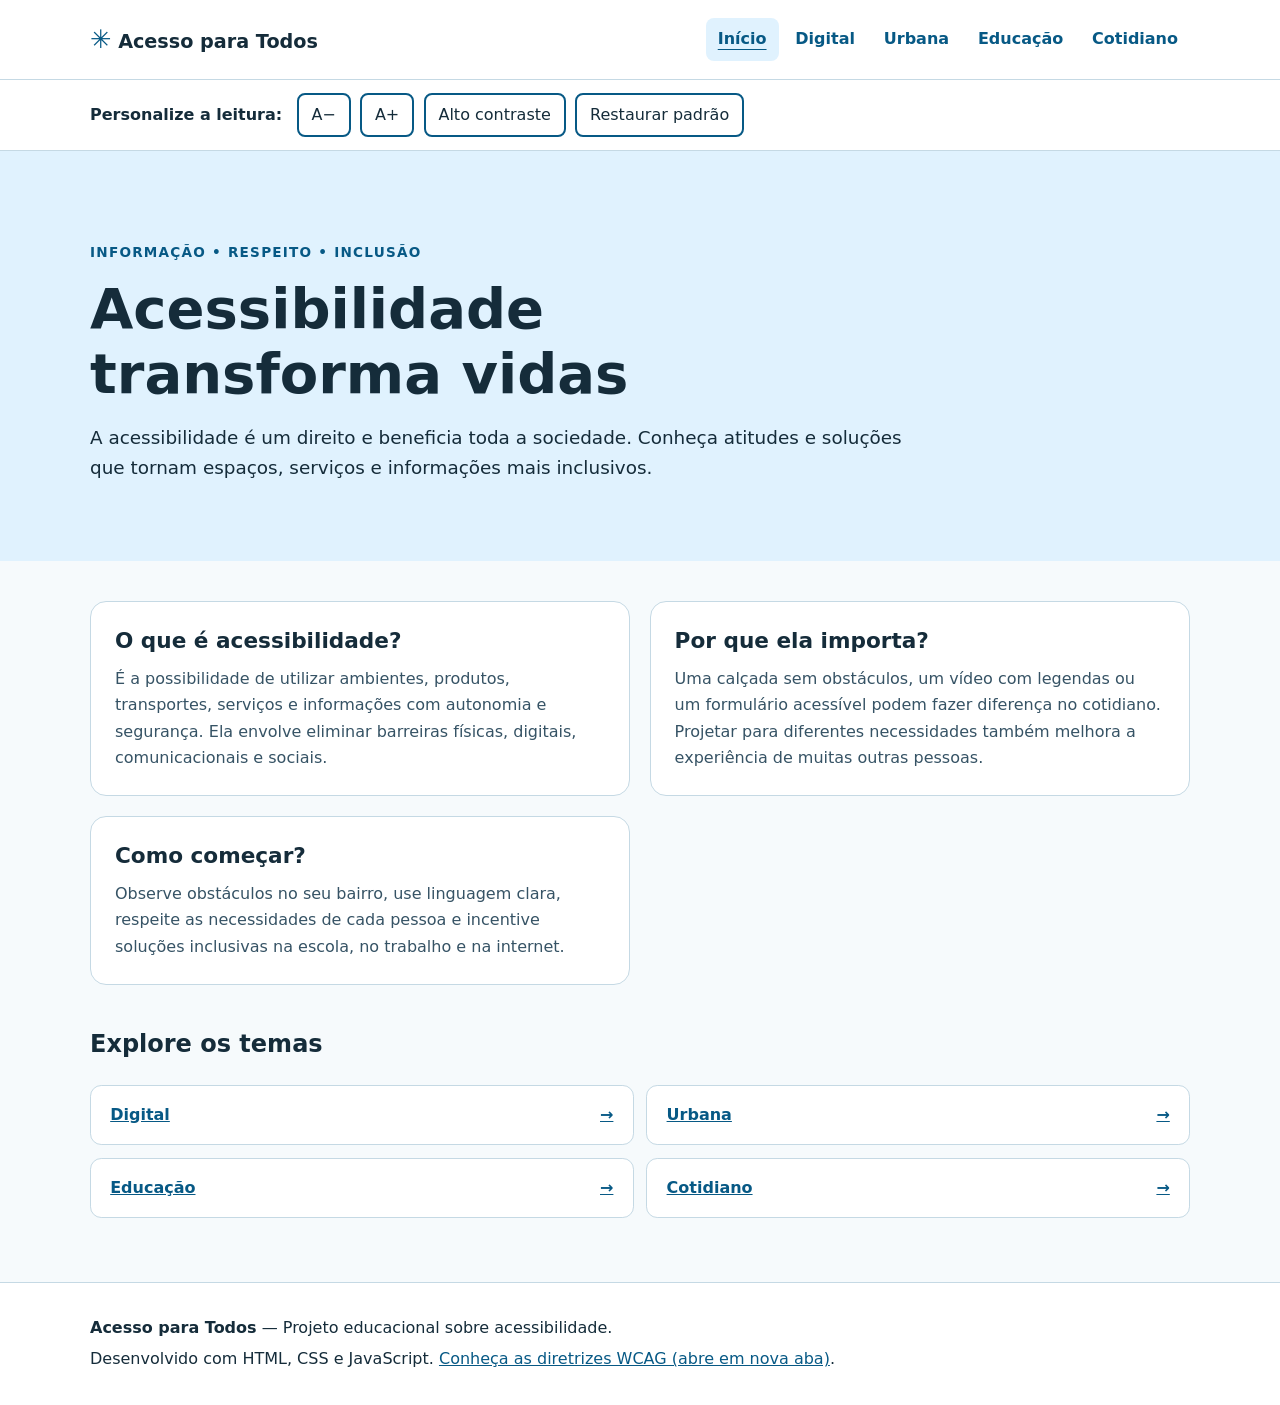
<file: index.html>
<!doctype html>
<html lang="pt-BR">
<head>
  <meta charset="utf-8">
  <meta name="viewport" content="width=device-width, initial-scale=1">
  <meta name="description" content="Artigos educativos sobre acessibilidade: início.">
  <title>Início | Acesso para Todos</title>
  <link rel="stylesheet" href="css/style.css">
  <script src="js/script.js" defer></script>
</head>
<body>
  <a class="skip-link" href="#conteudo">Pular para o conteúdo principal</a>
  <header class="site-header">
    <div class="container header-inner">
      <a class="brand" href="index.html" aria-label="Acesso para Todos — página inicial"><span class="brand-symbol" aria-hidden="true">✳</span> Acesso para Todos</a>
      <nav class="main-nav" aria-label="Navegação principal"><a href="index.html" aria-current="page">Início</a>
<a href="digital.html">Digital</a>
<a href="urbana.html">Urbana</a>
<a href="educacao.html">Educação</a>
<a href="cotidiano.html">Cotidiano</a></nav>
    </div>
  </header>
  <div class="toolbar" role="group" aria-label="Preferências de visualização">
    <div class="container toolbar-inner">
      <span class="toolbar-label">Personalize a leitura:</span>
      <button type="button" id="font-decrease" aria-label="Diminuir tamanho do texto">A−</button>
      <button type="button" id="font-increase" aria-label="Aumentar tamanho do texto">A+</button>
      <button type="button" id="contrast-toggle" aria-pressed="false">Alto contraste</button>
      <button type="button" id="reset-preferences">Restaurar padrão</button>
    </div>
  </div>
  <main id="conteudo" tabindex="-1">
    <section class="hero"><div class="container"><p class="eyebrow">Informação • Respeito • Inclusão</p><h1>Acessibilidade transforma vidas</h1><p class="hero-lead">A acessibilidade é um direito e beneficia toda a sociedade. Conheça atitudes e soluções que tornam espaços, serviços e informações mais inclusivos.</p></div></section>
    <div class="container content-layout"><div class="article-grid"><section class="info-card" aria-labelledby="sec-1"><h2 id="sec-1">O que é acessibilidade?</h2><p>É a possibilidade de utilizar ambientes, produtos, transportes, serviços e informações com autonomia e segurança. Ela envolve eliminar barreiras físicas, digitais, comunicacionais e sociais.</p></section>
<section class="info-card" aria-labelledby="sec-2"><h2 id="sec-2">Por que ela importa?</h2><p>Uma calçada sem obstáculos, um vídeo com legendas ou um formulário acessível podem fazer diferença no cotidiano. Projetar para diferentes necessidades também melhora a experiência de muitas outras pessoas.</p></section>
<section class="info-card" aria-labelledby="sec-3"><h2 id="sec-3">Como começar?</h2><p>Observe obstáculos no seu bairro, use linguagem clara, respeite as necessidades de cada pessoa e incentive soluções inclusivas na escola, no trabalho e na internet.</p></section></div><section class="explore" aria-labelledby="explore-title"><h2 id="explore-title">Explore os temas</h2><div class="link-grid"><a class="topic-link" href="digital.html"><span>Digital</span><span aria-hidden="true">→</span></a><a class="topic-link" href="urbana.html"><span>Urbana</span><span aria-hidden="true">→</span></a><a class="topic-link" href="educacao.html"><span>Educação</span><span aria-hidden="true">→</span></a><a class="topic-link" href="cotidiano.html"><span>Cotidiano</span><span aria-hidden="true">→</span></a></div></section></div>
  </main>
  <footer class="site-footer"><div class="container"><p><strong>Acesso para Todos</strong> — Projeto educacional sobre acessibilidade.</p><p>Desenvolvido com HTML, CSS e JavaScript. <a href="https://www.w3.org/WAI/standards-guidelines/wcag/" target="_blank" rel="noopener noreferrer">Conheça as diretrizes WCAG (abre em nova aba)</a>.</p></div></footer>
</body>
</html>
</file>
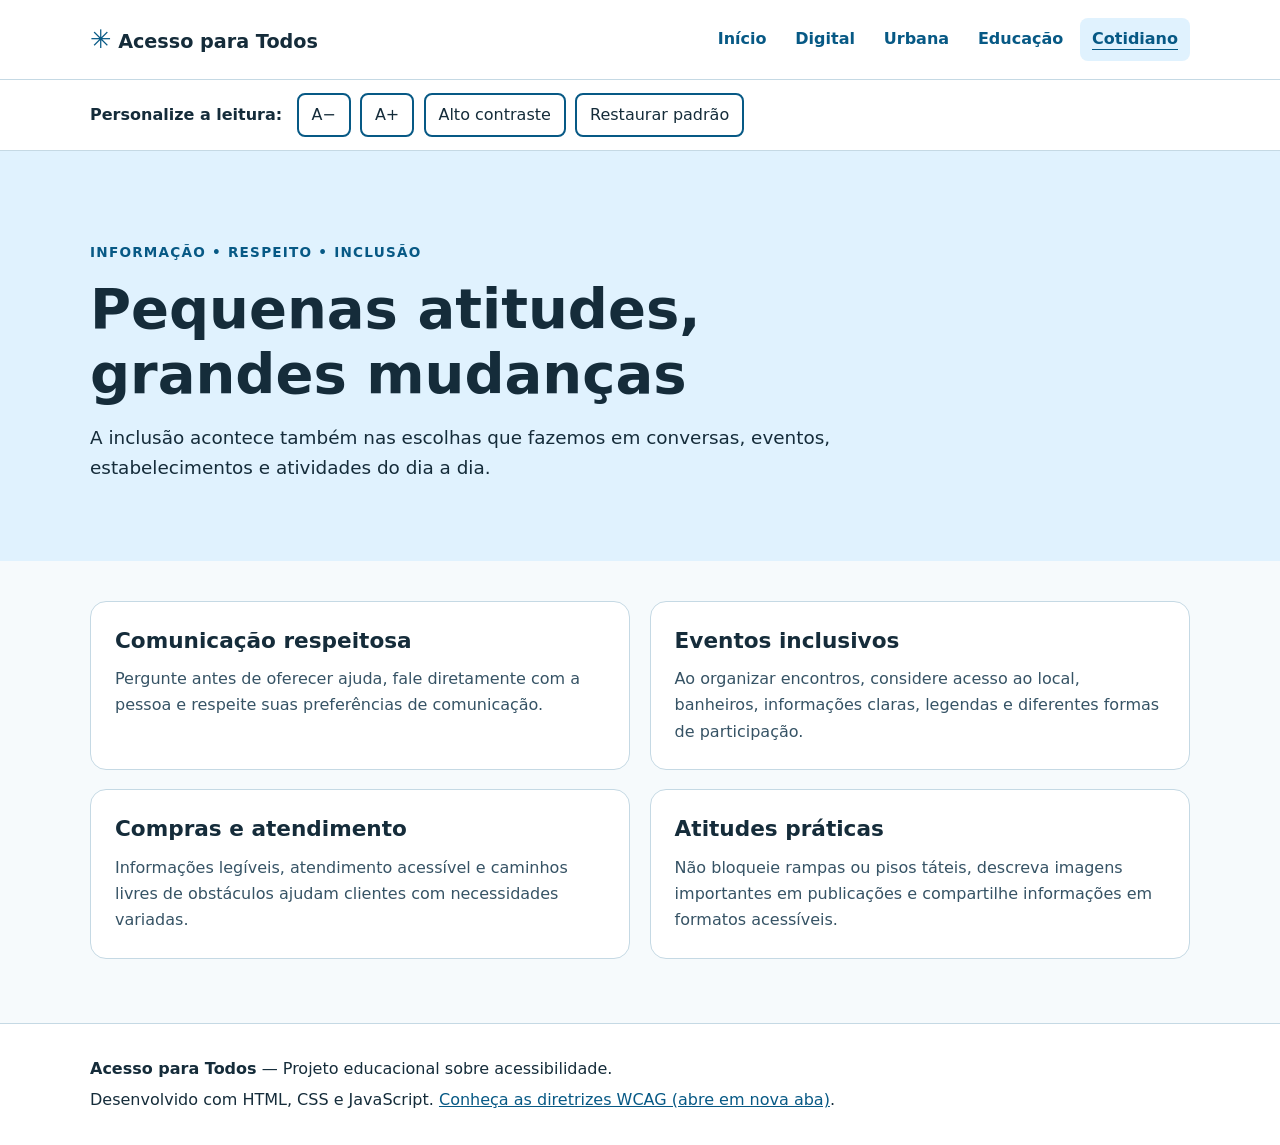
<file: cotidiano.html>
<!doctype html>
<html lang="pt-BR">
<head>
  <meta charset="utf-8">
  <meta name="viewport" content="width=device-width, initial-scale=1">
  <meta name="description" content="Artigos educativos sobre acessibilidade: acessibilidade no cotidiano.">
  <title>Acessibilidade no cotidiano | Acesso para Todos</title>
  <link rel="stylesheet" href="css/style.css">
  <script src="js/script.js" defer></script>
</head>
<body>
  <a class="skip-link" href="#conteudo">Pular para o conteúdo principal</a>
  <header class="site-header">
    <div class="container header-inner">
      <a class="brand" href="index.html" aria-label="Acesso para Todos — página inicial"><span class="brand-symbol" aria-hidden="true">✳</span> Acesso para Todos</a>
      <nav class="main-nav" aria-label="Navegação principal"><a href="index.html">Início</a>
<a href="digital.html">Digital</a>
<a href="urbana.html">Urbana</a>
<a href="educacao.html">Educação</a>
<a href="cotidiano.html" aria-current="page">Cotidiano</a></nav>
    </div>
  </header>
  <div class="toolbar" role="group" aria-label="Preferências de visualização">
    <div class="container toolbar-inner">
      <span class="toolbar-label">Personalize a leitura:</span>
      <button type="button" id="font-decrease" aria-label="Diminuir tamanho do texto">A−</button>
      <button type="button" id="font-increase" aria-label="Aumentar tamanho do texto">A+</button>
      <button type="button" id="contrast-toggle" aria-pressed="false">Alto contraste</button>
      <button type="button" id="reset-preferences">Restaurar padrão</button>
    </div>
  </div>
  <main id="conteudo" tabindex="-1">
    <section class="hero"><div class="container"><p class="eyebrow">Informação • Respeito • Inclusão</p><h1>Pequenas atitudes, grandes mudanças</h1><p class="hero-lead">A inclusão acontece também nas escolhas que fazemos em conversas, eventos, estabelecimentos e atividades do dia a dia.</p></div></section>
    <div class="container content-layout"><div class="article-grid"><section class="info-card" aria-labelledby="sec-1"><h2 id="sec-1">Comunicação respeitosa</h2><p>Pergunte antes de oferecer ajuda, fale diretamente com a pessoa e respeite suas preferências de comunicação.</p></section>
<section class="info-card" aria-labelledby="sec-2"><h2 id="sec-2">Eventos inclusivos</h2><p>Ao organizar encontros, considere acesso ao local, banheiros, informações claras, legendas e diferentes formas de participação.</p></section>
<section class="info-card" aria-labelledby="sec-3"><h2 id="sec-3">Compras e atendimento</h2><p>Informações legíveis, atendimento acessível e caminhos livres de obstáculos ajudam clientes com necessidades variadas.</p></section>
<section class="info-card" aria-labelledby="sec-4"><h2 id="sec-4">Atitudes práticas</h2><p>Não bloqueie rampas ou pisos táteis, descreva imagens importantes em publicações e compartilhe informações em formatos acessíveis.</p></section></div></div>
  </main>
  <footer class="site-footer"><div class="container"><p><strong>Acesso para Todos</strong> — Projeto educacional sobre acessibilidade.</p><p>Desenvolvido com HTML, CSS e JavaScript. <a href="https://www.w3.org/WAI/standards-guidelines/wcag/" target="_blank" rel="noopener noreferrer">Conheça as diretrizes WCAG (abre em nova aba)</a>.</p></div></footer>
</body>
</html>
</file>
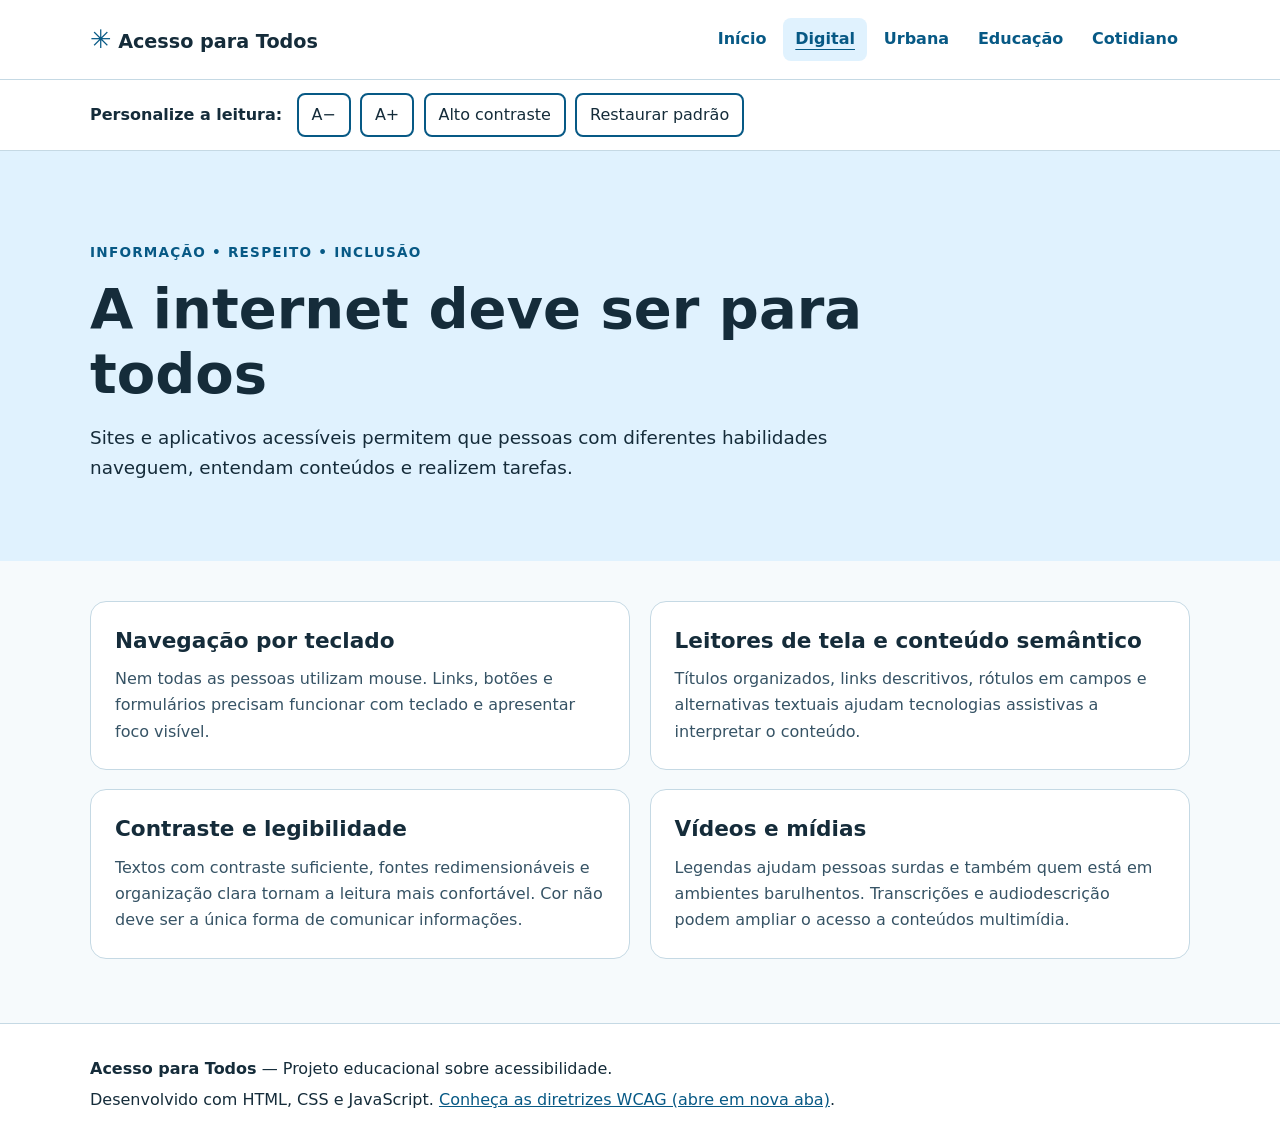
<file: digital.html>
<!doctype html>
<html lang="pt-BR">
<head>
  <meta charset="utf-8">
  <meta name="viewport" content="width=device-width, initial-scale=1">
  <meta name="description" content="Artigos educativos sobre acessibilidade: acessibilidade digital.">
  <title>Acessibilidade digital | Acesso para Todos</title>
  <link rel="stylesheet" href="css/style.css">
  <script src="js/script.js" defer></script>
</head>
<body>
  <a class="skip-link" href="#conteudo">Pular para o conteúdo principal</a>
  <header class="site-header">
    <div class="container header-inner">
      <a class="brand" href="index.html" aria-label="Acesso para Todos — página inicial"><span class="brand-symbol" aria-hidden="true">✳</span> Acesso para Todos</a>
      <nav class="main-nav" aria-label="Navegação principal"><a href="index.html">Início</a>
<a href="digital.html" aria-current="page">Digital</a>
<a href="urbana.html">Urbana</a>
<a href="educacao.html">Educação</a>
<a href="cotidiano.html">Cotidiano</a></nav>
    </div>
  </header>
  <div class="toolbar" role="group" aria-label="Preferências de visualização">
    <div class="container toolbar-inner">
      <span class="toolbar-label">Personalize a leitura:</span>
      <button type="button" id="font-decrease" aria-label="Diminuir tamanho do texto">A−</button>
      <button type="button" id="font-increase" aria-label="Aumentar tamanho do texto">A+</button>
      <button type="button" id="contrast-toggle" aria-pressed="false">Alto contraste</button>
      <button type="button" id="reset-preferences">Restaurar padrão</button>
    </div>
  </div>
  <main id="conteudo" tabindex="-1">
    <section class="hero"><div class="container"><p class="eyebrow">Informação • Respeito • Inclusão</p><h1>A internet deve ser para todos</h1><p class="hero-lead">Sites e aplicativos acessíveis permitem que pessoas com diferentes habilidades naveguem, entendam conteúdos e realizem tarefas.</p></div></section>
    <div class="container content-layout"><div class="article-grid"><section class="info-card" aria-labelledby="sec-1"><h2 id="sec-1">Navegação por teclado</h2><p>Nem todas as pessoas utilizam mouse. Links, botões e formulários precisam funcionar com teclado e apresentar foco visível.</p></section>
<section class="info-card" aria-labelledby="sec-2"><h2 id="sec-2">Leitores de tela e conteúdo semântico</h2><p>Títulos organizados, links descritivos, rótulos em campos e alternativas textuais ajudam tecnologias assistivas a interpretar o conteúdo.</p></section>
<section class="info-card" aria-labelledby="sec-3"><h2 id="sec-3">Contraste e legibilidade</h2><p>Textos com contraste suficiente, fontes redimensionáveis e organização clara tornam a leitura mais confortável. Cor não deve ser a única forma de comunicar informações.</p></section>
<section class="info-card" aria-labelledby="sec-4"><h2 id="sec-4">Vídeos e mídias</h2><p>Legendas ajudam pessoas surdas e também quem está em ambientes barulhentos. Transcrições e audiodescrição podem ampliar o acesso a conteúdos multimídia.</p></section></div></div>
  </main>
  <footer class="site-footer"><div class="container"><p><strong>Acesso para Todos</strong> — Projeto educacional sobre acessibilidade.</p><p>Desenvolvido com HTML, CSS e JavaScript. <a href="https://www.w3.org/WAI/standards-guidelines/wcag/" target="_blank" rel="noopener noreferrer">Conheça as diretrizes WCAG (abre em nova aba)</a>.</p></div></footer>
</body>
</html>
</file>
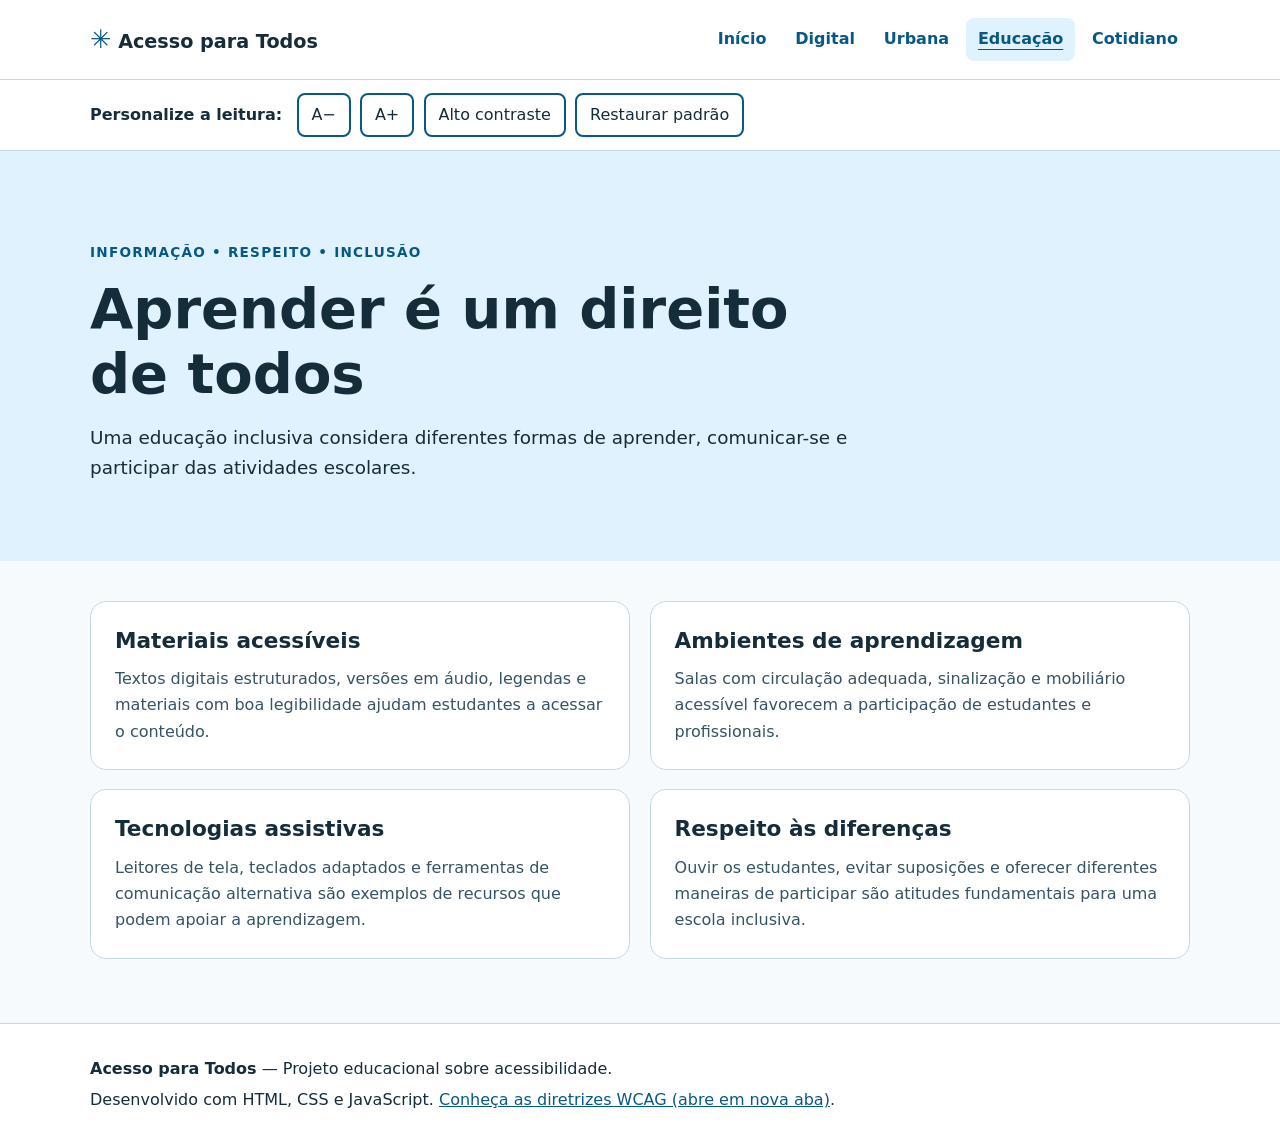
<file: educacao.html>
<!doctype html>
<html lang="pt-BR">
<head>
  <meta charset="utf-8">
  <meta name="viewport" content="width=device-width, initial-scale=1">
  <meta name="description" content="Artigos educativos sobre acessibilidade: acessibilidade na educação.">
  <title>Acessibilidade na educação | Acesso para Todos</title>
  <link rel="stylesheet" href="css/style.css">
  <script src="js/script.js" defer></script>
</head>
<body>
  <a class="skip-link" href="#conteudo">Pular para o conteúdo principal</a>
  <header class="site-header">
    <div class="container header-inner">
      <a class="brand" href="index.html" aria-label="Acesso para Todos — página inicial"><span class="brand-symbol" aria-hidden="true">✳</span> Acesso para Todos</a>
      <nav class="main-nav" aria-label="Navegação principal"><a href="index.html">Início</a>
<a href="digital.html">Digital</a>
<a href="urbana.html">Urbana</a>
<a href="educacao.html" aria-current="page">Educação</a>
<a href="cotidiano.html">Cotidiano</a></nav>
    </div>
  </header>
  <div class="toolbar" role="group" aria-label="Preferências de visualização">
    <div class="container toolbar-inner">
      <span class="toolbar-label">Personalize a leitura:</span>
      <button type="button" id="font-decrease" aria-label="Diminuir tamanho do texto">A−</button>
      <button type="button" id="font-increase" aria-label="Aumentar tamanho do texto">A+</button>
      <button type="button" id="contrast-toggle" aria-pressed="false">Alto contraste</button>
      <button type="button" id="reset-preferences">Restaurar padrão</button>
    </div>
  </div>
  <main id="conteudo" tabindex="-1">
    <section class="hero"><div class="container"><p class="eyebrow">Informação • Respeito • Inclusão</p><h1>Aprender é um direito de todos</h1><p class="hero-lead">Uma educação inclusiva considera diferentes formas de aprender, comunicar-se e participar das atividades escolares.</p></div></section>
    <div class="container content-layout"><div class="article-grid"><section class="info-card" aria-labelledby="sec-1"><h2 id="sec-1">Materiais acessíveis</h2><p>Textos digitais estruturados, versões em áudio, legendas e materiais com boa legibilidade ajudam estudantes a acessar o conteúdo.</p></section>
<section class="info-card" aria-labelledby="sec-2"><h2 id="sec-2">Ambientes de aprendizagem</h2><p>Salas com circulação adequada, sinalização e mobiliário acessível favorecem a participação de estudantes e profissionais.</p></section>
<section class="info-card" aria-labelledby="sec-3"><h2 id="sec-3">Tecnologias assistivas</h2><p>Leitores de tela, teclados adaptados e ferramentas de comunicação alternativa são exemplos de recursos que podem apoiar a aprendizagem.</p></section>
<section class="info-card" aria-labelledby="sec-4"><h2 id="sec-4">Respeito às diferenças</h2><p>Ouvir os estudantes, evitar suposições e oferecer diferentes maneiras de participar são atitudes fundamentais para uma escola inclusiva.</p></section></div></div>
  </main>
  <footer class="site-footer"><div class="container"><p><strong>Acesso para Todos</strong> — Projeto educacional sobre acessibilidade.</p><p>Desenvolvido com HTML, CSS e JavaScript. <a href="https://www.w3.org/WAI/standards-guidelines/wcag/" target="_blank" rel="noopener noreferrer">Conheça as diretrizes WCAG (abre em nova aba)</a>.</p></div></footer>
</body>
</html>
</file>
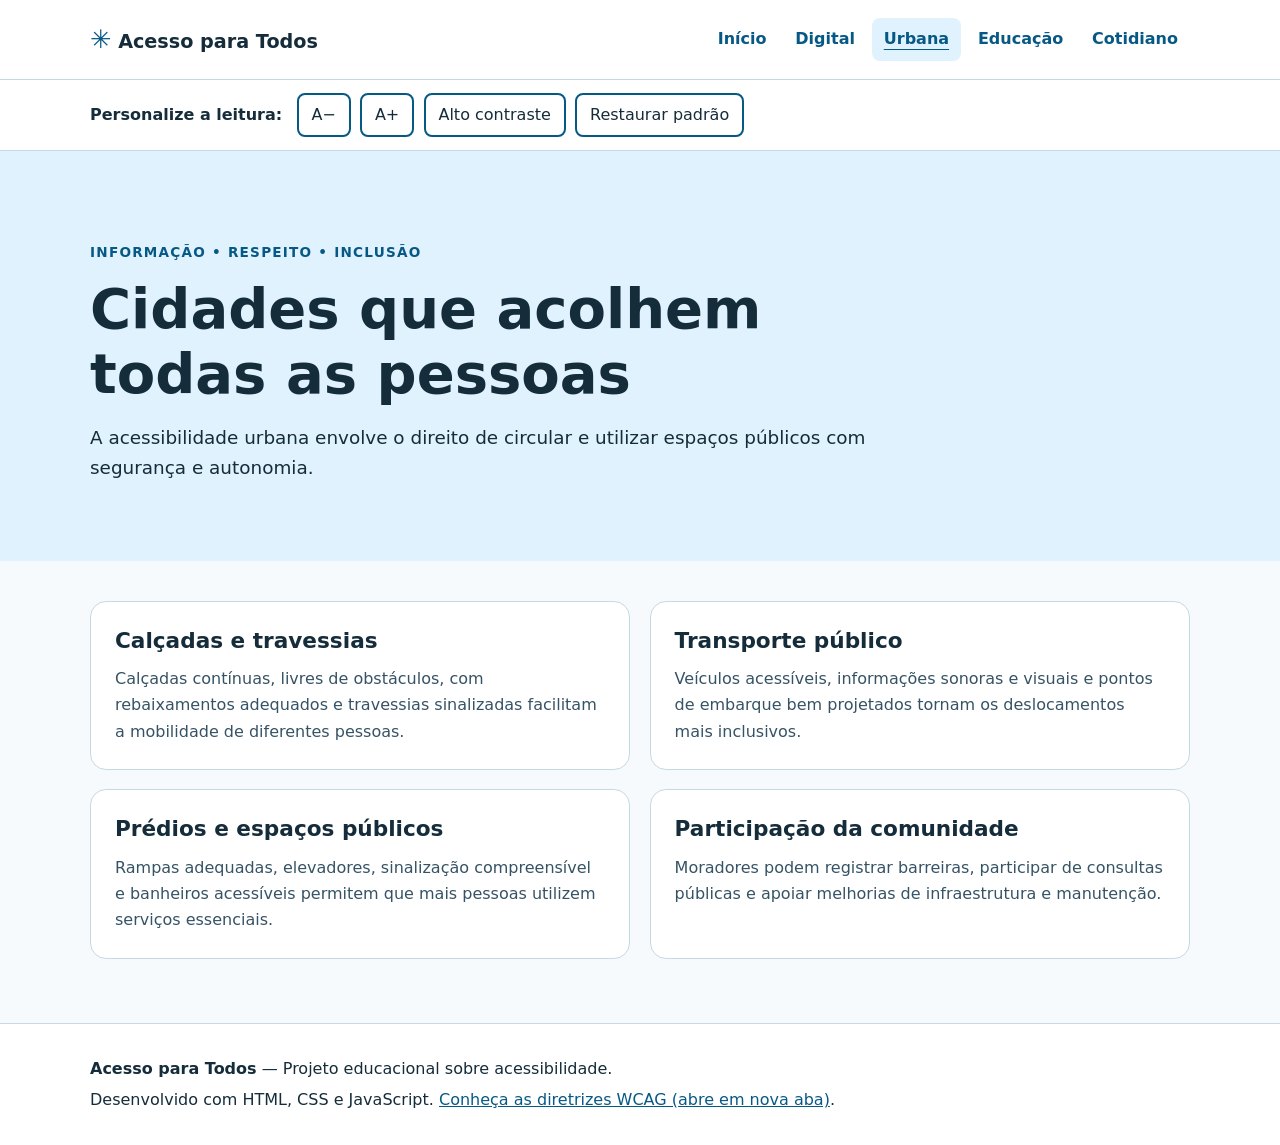
<file: urbana.html>
<!doctype html>
<html lang="pt-BR">
<head>
  <meta charset="utf-8">
  <meta name="viewport" content="width=device-width, initial-scale=1">
  <meta name="description" content="Artigos educativos sobre acessibilidade: acessibilidade urbana.">
  <title>Acessibilidade urbana | Acesso para Todos</title>
  <link rel="stylesheet" href="css/style.css">
  <script src="js/script.js" defer></script>
</head>
<body>
  <a class="skip-link" href="#conteudo">Pular para o conteúdo principal</a>
  <header class="site-header">
    <div class="container header-inner">
      <a class="brand" href="index.html" aria-label="Acesso para Todos — página inicial"><span class="brand-symbol" aria-hidden="true">✳</span> Acesso para Todos</a>
      <nav class="main-nav" aria-label="Navegação principal"><a href="index.html">Início</a>
<a href="digital.html">Digital</a>
<a href="urbana.html" aria-current="page">Urbana</a>
<a href="educacao.html">Educação</a>
<a href="cotidiano.html">Cotidiano</a></nav>
    </div>
  </header>
  <div class="toolbar" role="group" aria-label="Preferências de visualização">
    <div class="container toolbar-inner">
      <span class="toolbar-label">Personalize a leitura:</span>
      <button type="button" id="font-decrease" aria-label="Diminuir tamanho do texto">A−</button>
      <button type="button" id="font-increase" aria-label="Aumentar tamanho do texto">A+</button>
      <button type="button" id="contrast-toggle" aria-pressed="false">Alto contraste</button>
      <button type="button" id="reset-preferences">Restaurar padrão</button>
    </div>
  </div>
  <main id="conteudo" tabindex="-1">
    <section class="hero"><div class="container"><p class="eyebrow">Informação • Respeito • Inclusão</p><h1>Cidades que acolhem todas as pessoas</h1><p class="hero-lead">A acessibilidade urbana envolve o direito de circular e utilizar espaços públicos com segurança e autonomia.</p></div></section>
    <div class="container content-layout"><div class="article-grid"><section class="info-card" aria-labelledby="sec-1"><h2 id="sec-1">Calçadas e travessias</h2><p>Calçadas contínuas, livres de obstáculos, com rebaixamentos adequados e travessias sinalizadas facilitam a mobilidade de diferentes pessoas.</p></section>
<section class="info-card" aria-labelledby="sec-2"><h2 id="sec-2">Transporte público</h2><p>Veículos acessíveis, informações sonoras e visuais e pontos de embarque bem projetados tornam os deslocamentos mais inclusivos.</p></section>
<section class="info-card" aria-labelledby="sec-3"><h2 id="sec-3">Prédios e espaços públicos</h2><p>Rampas adequadas, elevadores, sinalização compreensível e banheiros acessíveis permitem que mais pessoas utilizem serviços essenciais.</p></section>
<section class="info-card" aria-labelledby="sec-4"><h2 id="sec-4">Participação da comunidade</h2><p>Moradores podem registrar barreiras, participar de consultas públicas e apoiar melhorias de infraestrutura e manutenção.</p></section></div></div>
  </main>
  <footer class="site-footer"><div class="container"><p><strong>Acesso para Todos</strong> — Projeto educacional sobre acessibilidade.</p><p>Desenvolvido com HTML, CSS e JavaScript. <a href="https://www.w3.org/WAI/standards-guidelines/wcag/" target="_blank" rel="noopener noreferrer">Conheça as diretrizes WCAG (abre em nova aba)</a>.</p></div></footer>
</body>
</html>
</file>
<file: css/style.css>
:root {
    font-family: system-ui, -apple-system, "Segoe UI", sans-serif;
    font-size: 100%;
    line-height: 1.65;
    color: #152c3a;
    background: #f6fafc;
    --page: #f6fafc;
    --surface: #fff;
    --ink: #152c3a;
    --muted: #365365;
    --accent: #075985;
    --accent-hover: #064568;
    --border: #c5d9e4;
    --hero: #e0f2fe;
    --focus: #b45309
}

* {
    box-sizing: border-box
}

html {
    scroll-behavior: smooth
}

body {
    margin: 0;
    background: var(--page);
    color: var(--ink)
}

.container {
    width: min(1100px, calc(100% - 2rem));
    margin-inline: auto
}

a {
    color: var(--accent)
}

a:hover {
    text-decoration-thickness: 3px
}

a:focus-visible,
button:focus-visible {
    outline: 3px solid var(--focus);
    outline-offset: 4px
}

button {
    font: inherit;
    cursor: pointer;
    border: 2px solid var(--accent);
    background: var(--surface);
    color: var(--ink);
    border-radius: .5rem;
    padding: .35rem .8rem;
    min-height: 44px
}

button:hover {
    background: var(--hero)
}

.skip-link {
    position: absolute;
    left: 1rem;
    top: -10rem;
    padding: .75rem 1rem;
    background: var(--surface);
    color: var(--ink);
    z-index: 20
}

.skip-link:focus {
    top: 1rem
}

.site-header {
    background: var(--surface);
    border-bottom: 1px solid var(--border)
}

.header-inner {
    display: flex;
    justify-content: space-between;
    align-items: center;
    gap: 1rem;
    flex-wrap: wrap;
    padding-block: 1.15rem
}

.brand {
    font-size: 1.2rem;
    font-weight: 800;
    color: var(--ink);
    text-decoration: none
}

.brand-symbol {
    color: var(--accent);
    font-size: 1.6rem
}

.main-nav {
    display: flex;
    flex-wrap: wrap;
    gap: .3rem
}

.main-nav a {
    padding: .5rem .75rem;
    border-radius: .5rem;
    font-weight: 650;
    text-decoration: none
}

.main-nav a:hover,
.main-nav a[aria-current="page"] {
    background: var(--hero);
    text-decoration: underline;
    text-underline-offset: 5px
}

.toolbar {
    background: var(--surface);
    border-bottom: 1px solid var(--border)
}

.toolbar-inner {
    display: flex;
    align-items: center;
    flex-wrap: wrap;
    gap: .6rem;
    padding-block: .8rem
}

.toolbar-label {
    font-weight: 650;
    margin-right: .3rem
}

.hero {
    background: var(--hero);
    padding: clamp(2.5rem, 6vw, 5rem) 0
}

.eyebrow {
    text-transform: uppercase;
    letter-spacing: .09em;
    font-size: .85rem;
    font-weight: 800;
    color: var(--accent)
}

h1 {
    font-size: clamp(2rem, 5vw, 3.5rem);
    line-height: 1.16;
    max-width: 20ch;
    margin: .6rem 0 1rem
}

.hero-lead {
    max-width: 70ch;
    font-size: 1.15rem;
    margin: 0
}

.content-layout {
    padding-block: 2.5rem 4rem
}

.article-grid {
    display: grid;
    grid-template-columns: repeat(2, minmax(0, 1fr));
    gap: 1.2rem
}

.info-card {
    background: var(--surface);
    border: 1px solid var(--border);
    border-radius: 1rem;
    padding: 1.5rem
}

.info-card h2 {
    font-size: 1.35rem;
    line-height: 1.35;
    margin: 0 0 .7rem
}

.info-card p {
    margin: 0;
    color: var(--muted)
}

.explore {
    margin-top: 2.5rem
}

.link-grid {
    display: grid;
    grid-template-columns: repeat(2, minmax(0, 1fr));
    gap: .8rem
}

.topic-link {
    display: flex;
    justify-content: space-between;
    align-items: center;
    padding: 1rem 1.2rem;
    background: var(--surface);
    border: 1px solid var(--border);
    border-radius: .7rem;
    font-weight: 750
}

.site-footer {
    background: var(--surface);
    border-top: 1px solid var(--border);
    padding: 1.7rem 0
}

.site-footer p {
    margin: .3rem 0
}

html.high-contrast {
    --page: #000;
    --surface: #000;
    --ink: #fff;
    --muted: #fff;
    --accent: #ffeb3b;
    --accent-hover: #fff;
    --border: #fff;
    --hero: #161616;
    --focus: #00ffff
}

html.high-contrast .brand-symbol {
    color: var(--accent)
}

html.high-contrast button:hover {
    color: #000;
    background: #ffeb3b
}

html.high-contrast .main-nav a:hover,
html.high-contrast .main-nav a[aria-current="page"] {
    color: #000;
    background: #ffeb3b
}

html.high-contrast .eyebrow {
    color: var(--accent)
}

@media(max-width:700px) {
    .header-inner {
        align-items: flex-start
    }

    .main-nav {
        width: 100%
    }

    .main-nav a {
        padding: .45rem .6rem
    }

    .article-grid,
    .link-grid {
        grid-template-columns: 1fr
    }

    .toolbar-label {
        width: 100%
    }

    .info-card {
        padding: 1.2rem
    }
}

@media(prefers-reduced-motion:reduce) {
    html {
        scroll-behavior: auto
    }
}
</file>
